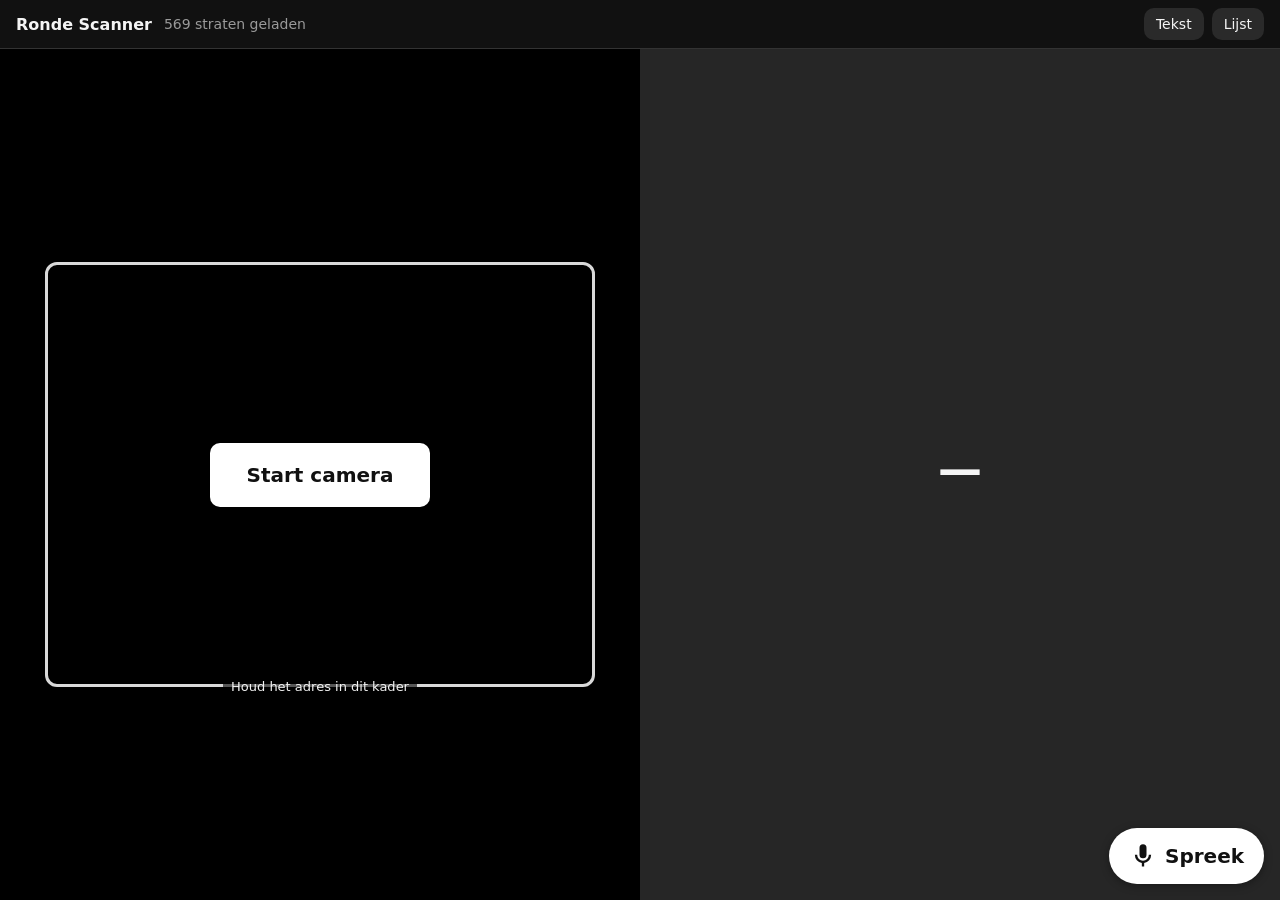
<file: index.html>
<!doctype html>
<html lang="nl">
<head>
  <meta charset="utf-8">
  <meta name="viewport" content="width=device-width, initial-scale=1, viewport-fit=cover">
  <meta name="theme-color" content="#111">
  <title>Ronde Scanner</title>
  <link rel="manifest" href="manifest.webmanifest">
  <link rel="icon" href="icons/icon-192.png?v=2">
  <link rel="apple-touch-icon" href="icons/apple-touch-icon.png?v=2">
  <meta name="apple-mobile-web-app-capable" content="yes">
  <link rel="stylesheet" href="css/style.css?v=7">
</head>
<body>
  <header class="bar">
    <strong>Ronde Scanner</strong>
    <span id="status" class="status">Klaar om te starten</span>
    <div class="actions">
      <button id="btnTorch" class="ghost" hidden>Licht</button>
      <button id="btnDebug" class="ghost">Tekst</button>
      <button id="btnList" class="ghost">Lijst</button>
    </div>
  </header>

  <main>
    <section class="cam">
      <video id="video" playsinline muted></video>
      <div class="guide" id="guide"><span>Houd het adres in dit kader</span></div>
      <button id="btnStart" class="start">Start camera</button>
    </section>

    <section id="result" class="result idle">
      <div id="street" class="street">—</div>
      <div id="round" class="round"></div>
      <div id="sub" class="sub"></div>
      <div id="choices" class="choices"></div>
      <button id="btnMic" class="mic" aria-label="Spreek de straat in">
        <svg viewBox="0 0 24 24" width="28" height="28" aria-hidden="true"><path fill="currentColor" d="M12 14a3 3 0 0 0 3-3V5a3 3 0 0 0-6 0v6a3 3 0 0 0 3 3zm5-3a5 5 0 0 1-10 0H5a7 7 0 0 0 6 6.92V21h2v-3.08A7 7 0 0 0 19 11h-2z"/></svg>
        <span>Spreek</span>
      </button>
    </section>

    <pre id="debug" class="debug" hidden></pre>
  </main>

  <dialog id="listDlg">
    <div class="dlg-head">
      <input id="filter" type="search" placeholder="Filter straat of ronde (bv. 021)" autocomplete="off">
      <button id="btnClose" class="ghost">Sluiten</button>
    </div>
    <p class="note">Controlelijst: vergelijk met de papieren lijst.</p>
    <table id="listTable"><thead><tr><th>Ronde</th><th>Straat</th><th>Nummers</th></tr></thead><tbody></tbody></table>
  </dialog>

  <canvas id="canvas" hidden></canvas>

  <script src="vendor/tesseract.min.js"></script>
  <script src="data/straten.js?v=7"></script>
  <script src="js/match.js?v=7"></script>
  <script src="js/app.js?v=7"></script>
  <script>if ('serviceWorker' in navigator) navigator.serviceWorker.register('sw.js');</script>
</body>
</html>
</file>
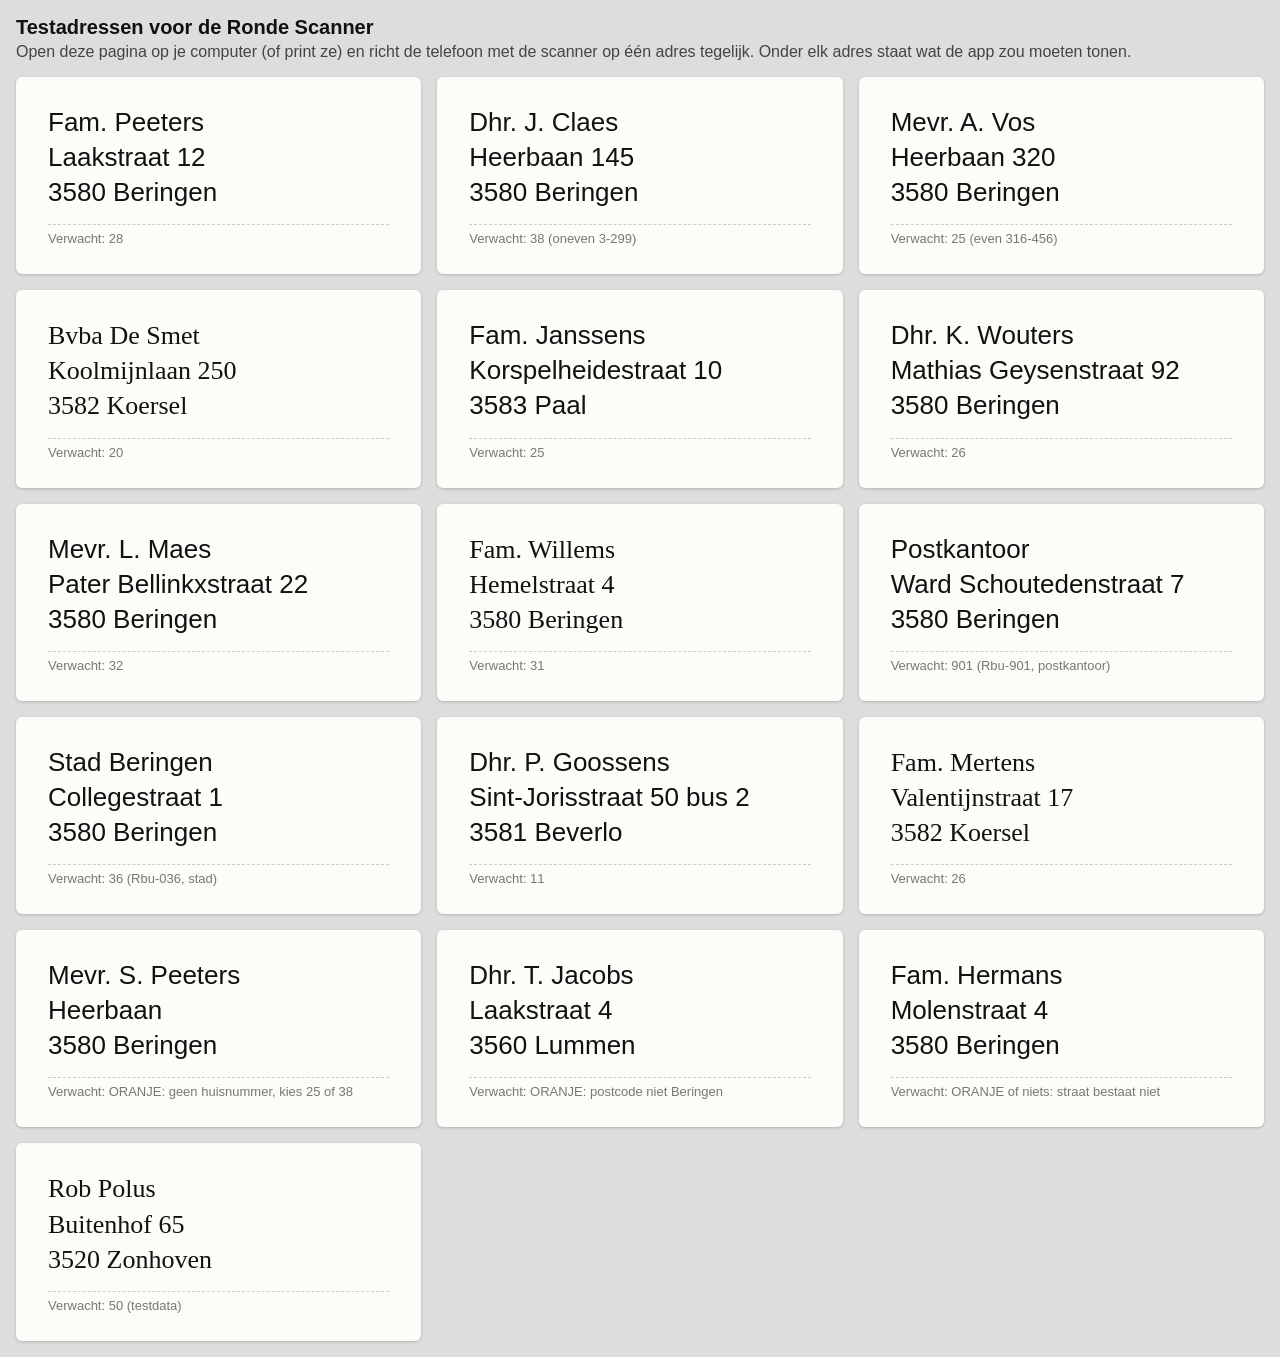
<file: test.html>
<!doctype html>
<html lang="nl">
<head>
  <meta charset="utf-8">
  <meta name="viewport" content="width=device-width, initial-scale=1">
  <title>Testadressen</title>
  <style>
    body { margin: 0; padding: 16px; background: #ddd; font-family: Arial, Helvetica, sans-serif; color: #111; }
    h1 { font-size: 20px; margin: 0 0 4px; }
    p.info { margin: 0 0 16px; color: #444; }
    .grid { display: grid; grid-template-columns: repeat(auto-fill, minmax(340px, 1fr)); gap: 16px; }
    .env { background: #fdfcf8; border-radius: 6px; padding: 28px 32px; box-shadow: 0 1px 3px rgba(0,0,0,.2); }
    .addr { font-size: 26px; line-height: 1.35; }
    .exp { margin-top: 14px; font-size: 13px; color: #777; border-top: 1px dashed #ccc; padding-top: 6px; }
    .hand { font-family: "Comic Sans MS", "Segoe Print", cursive; }
    @media print { body { background: #fff; } .env { box-shadow: none; border: 1px solid #999; break-inside: avoid; } }
  </style>
</head>
<body>
  <h1>Testadressen voor de Ronde Scanner</h1>
  <p class="info">Open deze pagina op je computer (of print ze) en richt de telefoon met de scanner op één adres tegelijk. Onder elk adres staat wat de app zou moeten tonen.</p>
  <div class="grid" id="grid"></div>
  <script>
    const T = [
      ['Fam. Peeters', 'Laakstraat 12', '3580 Beringen', '28'],
      ['Dhr. J. Claes', 'Heerbaan 145', '3580 Beringen', '38 (oneven 3-299)'],
      ['Mevr. A. Vos', 'Heerbaan 320', '3580 Beringen', '25 (even 316-456)'],
      ['Bvba De Smet', 'Koolmijnlaan 250', '3582 Koersel', '20'],
      ['Fam. Janssens', 'Korspelheidestraat 10', '3583 Paal', '25'],
      ['Dhr. K. Wouters', 'Mathias Geysenstraat 92', '3580 Beringen', '26'],
      ['Mevr. L. Maes', 'Pater Bellinkxstraat 22', '3580 Beringen', '32'],
      ['Fam. Willems', 'Hemelstraat 4', '3580 Beringen', '31'],
      ['Postkantoor', 'Ward Schoutedenstraat 7', '3580 Beringen', '901 (Rbu-901, postkantoor)'],
      ['Stad Beringen', 'Collegestraat 1', '3580 Beringen', '36 (Rbu-036, stad)'],
      ['Dhr. P. Goossens', 'Sint-Jorisstraat 50 bus 2', '3581 Beverlo', '11'],
      ['Fam. Mertens', 'Valentijnstraat 17', '3582 Koersel', '26'],
      ['Mevr. S. Peeters', 'Heerbaan', '3580 Beringen', 'ORANJE: geen huisnummer, kies 25 of 38'],
      ['Dhr. T. Jacobs', 'Laakstraat 4', '3560 Lummen', 'ORANJE: postcode niet Beringen'],
      ['Fam. Hermans', 'Molenstraat 4', '3580 Beringen', 'ORANJE of niets: straat bestaat niet'],
      ['Rob Polus', 'Buitenhof 65', '3520 Zonhoven', '50 (testdata)'],
    ];
    document.getElementById('grid').innerHTML = T.map(([n, s, p, e], i) =>
      `<div class="env"><div class="addr${i % 4 === 3 ? ' hand' : ''}">${n}<br>${s}<br>${p}</div><div class="exp">Verwacht: ${e}</div></div>`).join('');
  </script>
</body>
</html>
</file>
<file: css/style.css>
:root {
  --bg: #111;
  --fg: #f4f4f4;
  --muted: #9a9a9a;
  --sure: #1f8a3c;
  --doubt: #d9822b;
  --none: #262626;
  --line: #333;
}
* { box-sizing: border-box; }
html, body { margin: 0; height: 100%; background: var(--bg); color: var(--fg); font-family: system-ui, -apple-system, "Segoe UI", Roboto, sans-serif; }
body { display: flex; flex-direction: column; }
button { font: inherit; cursor: pointer; border: 0; border-radius: 10px; }
.ghost { background: #2a2a2a; color: var(--fg); padding: 8px 12px; font-size: 14px; }

.bar { display: flex; align-items: center; gap: 12px; padding: 8px 16px; border-bottom: 1px solid var(--line); }
.bar .status { color: var(--muted); font-size: 14px; flex: 1; white-space: nowrap; overflow: hidden; text-overflow: ellipsis; }
.bar .actions { display: flex; gap: 8px; }

main { flex: 1; display: flex; flex-direction: column; min-height: 0; }

.cam { position: relative; height: 42vh; background: #000; overflow: hidden; }
.cam video { width: 100%; height: 100%; object-fit: cover; display: block; }
.guide { position: absolute; left: 7%; right: 7%; top: 25%; bottom: 25%; border: 3px solid rgba(255,255,255,.85); border-radius: 12px; box-shadow: 0 0 0 100vmax rgba(0,0,0,.35); display: flex; align-items: flex-end; justify-content: center; pointer-events: none; }
.guide span { background: rgba(0,0,0,.6); font-size: 13px; padding: 2px 8px; border-radius: 6px; margin-bottom: -12px; }
.start { position: absolute; inset: 0; margin: auto; width: 220px; height: 64px; background: #fff; color: #111; font-size: 20px; font-weight: 700; }

.result { flex: 1; display: flex; flex-direction: column; align-items: center; justify-content: center; padding: 12px 16px; text-align: center; transition: background .15s; min-height: 0; }
.result.idle { background: var(--none); }
.result.sure { background: var(--sure); }
.result.doubt { background: var(--doubt); }
.street { font-size: clamp(22px, 6vw, 44px); font-weight: 600; line-height: 1.15; }
.round { font-size: clamp(120px, 38vw, 300px); font-weight: 800; line-height: .95; letter-spacing: -0.02em; font-variant-numeric: tabular-nums; }
.sub { font-size: clamp(16px, 4vw, 24px); opacity: .9; }
.choices { display: flex; flex-wrap: wrap; gap: 10px; justify-content: center; margin-top: 10px; }
.choices button { background: #fff; color: #111; padding: 14px 18px; font-size: 20px; font-weight: 700; min-width: 140px; }
.choices button small { display: block; font-weight: 400; font-size: 14px; color: #444; }

.result { position: relative; }
.mic { position: absolute; right: 16px; bottom: 16px; display: flex; align-items: center; gap: 8px; background: #fff; color: #111; padding: 14px 20px; font-size: 20px; font-weight: 700; border-radius: 999px; box-shadow: 0 2px 8px rgba(0,0,0,.35); }
.mic.listening { background: #e53935; color: #fff; animation: pulse 1s infinite; }
@keyframes pulse { 50% { transform: scale(1.06); } }

.debug { margin: 0; padding: 8px 16px; max-height: 22vh; overflow: auto; font-size: 12px; background: #000; color: #8f8; border-top: 1px solid var(--line); white-space: pre-wrap; }

dialog { width: min(720px, calc(100vw - 16px)); max-width: none; max-height: 92vh; padding: 0; border: 0; border-radius: 14px; background: #1a1a1a; color: var(--fg); }
dialog::backdrop { background: rgba(0,0,0,.6); }
.dlg-head { position: sticky; top: 0; display: flex; gap: 8px; padding: 12px 16px; background: #1a1a1a; border-bottom: 1px solid var(--line); }
.dlg-head input { flex: 1; font: inherit; padding: 8px 10px; border-radius: 8px; border: 1px solid #444; background: #111; color: var(--fg); }
.note { margin: 8px 16px; color: var(--muted); font-size: 13px; }
table { width: 100%; border-collapse: collapse; font-size: 14px; }
th, td { text-align: left; padding: 6px 10px; border-bottom: 1px solid #2a2a2a; }
td:first-child { font-variant-numeric: tabular-nums; white-space: nowrap; }
tr.letter td { background: #d9822b; color: #111; font-weight: 700; text-align: center; padding: 3px; }
tr.split td { background: #1d3a24; }

@media (orientation: landscape) {
  main { flex-direction: row; flex-wrap: wrap; }
  .cam { height: auto; width: 50%; }
  .result { width: 50%; }
  .debug { width: 100%; }
  .round { font-size: clamp(120px, 22vw, 300px); }
}
</file>
